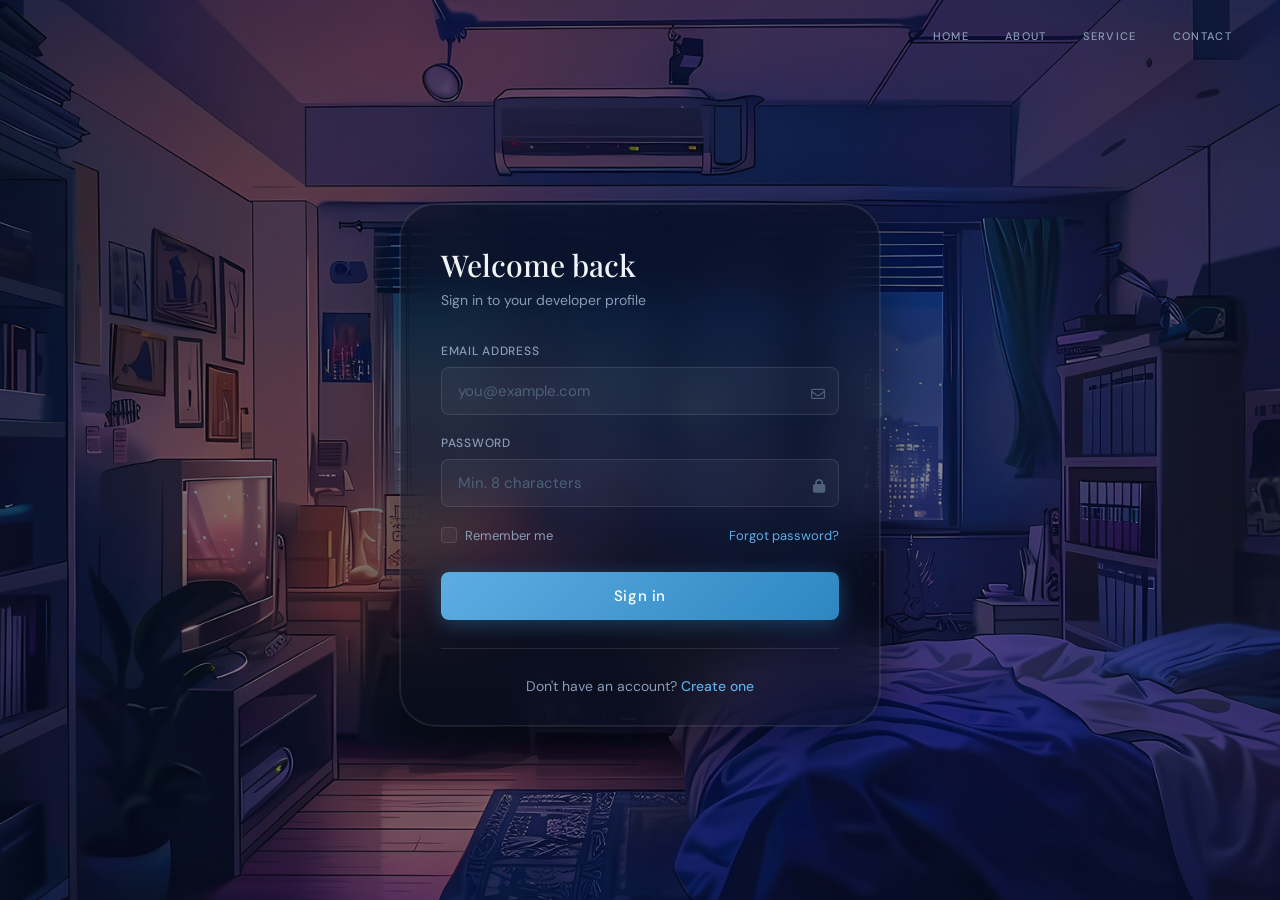
<file: index.html>
<!DOCTYPE html>
<html lang="en">

<head>
    <meta charset="UTF-8">
    <meta name="viewport" content="width=device-width, initial-scale=1.0">
    <title>Login — DevProfile</title>
    <link href="https://cdnjs.cloudflare.com/ajax/libs/font-awesome/6.5.0/css/all.min.css" rel="stylesheet">
    
    <link rel="stylesheet" href="assets/styles/variables.css">
    <link rel="stylesheet" href="assets/styles/layout.css">
    <link rel="stylesheet" href="assets/styles/components.css">
    <link rel="stylesheet" href="assets/styles/responsive.css">
</head>

<body class="login-page">

    <!-- Navigation -->
    <nav class="navbar">
        <ul class="nav-links">
            <li><a href="#">HOME</a></li>
            <li><a href="#">ABOUT</a></li>
            <li><a href="#">SERVICE</a></li>
            <li><a href="#">CONTACT</a></li>
        </ul>
    </nav>

    <!-- login card -->
    <div class="login-wrapper">
        <main class="login-card glass">

            <h1 class="card-title">Welcome back</h1>
            <p class="card-subtitle">Sign in to your developer profile</p>

            <form action="profile.html" method="GET" class="login-form">

                <div class="input-box">
                    <label for="email">Email address</label>
                    <input type="email" id="email" name="email" placeholder="you@example.com" required>
                    <i class="fa-regular fa-envelope field-icon"></i>
                </div>

                <div class="input-box">
                    <label for="password">Password</label>
                    <input type="password" id="password" name="password" placeholder="Min. 8 characters" required minlength="8">
                    <i class="fa-solid fa-lock field-icon"></i>
                </div>

                <div class="options">
                    <label>
                        <input type="checkbox" name="remember" id="remember">
                        Remember me
                    </label>
                    <a href="#">Forgot password?</a>
                </div>

                <button type="submit" class="btn-primary">Sign in</button>

            </form>

            <div class="divider"></div>

            <p class="card-footer">
                Don't have an account? <a href="#">Create one</a>
            </p>

        </main>
    </div>

</body>
</html>
</file>
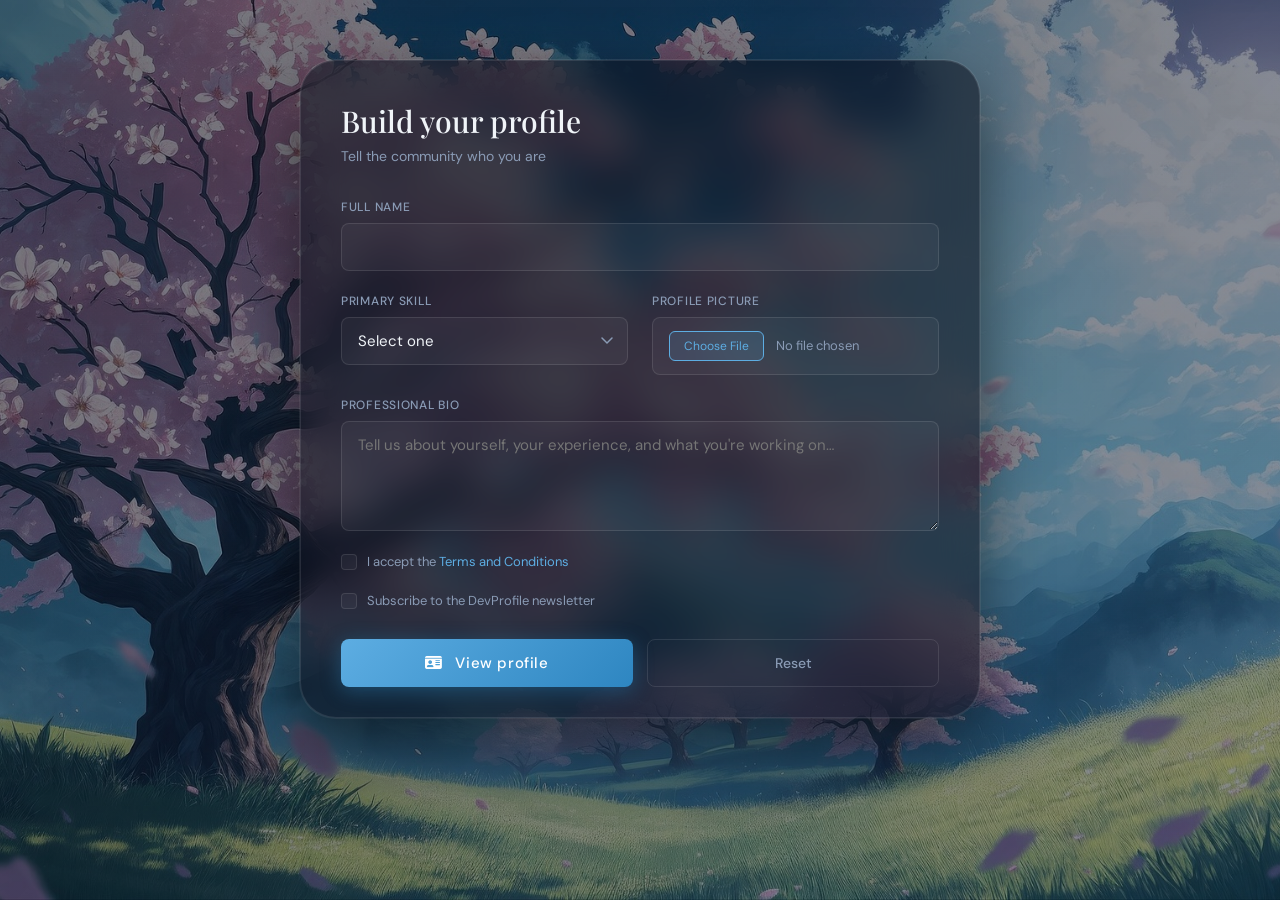
<file: profile.html>
<!DOCTYPE html>
<html lang="en">

<head>
    <meta charset="UTF-8">
    <meta name="viewport" content="width=device-width, initial-scale=1.0">
    <title>Profile Setup — DevProfile</title>
    <link href="https://cdnjs.cloudflare.com/ajax/libs/font-awesome/6.5.0/css/all.min.css" rel="stylesheet">
    
    <link rel="stylesheet" href="assets/styles/variables.css">
    <link rel="stylesheet" href="assets/styles/layout.css">
    <link rel="stylesheet" href="assets/styles/components.css">
    <link rel="stylesheet" href="assets/styles/responsive.css">
</head>

<body class="profile-page">

    <!-- Profile form wrapper -->
    <div class="profile-wrapper">
        <main class="profile-card glass">

            <h1 class="card-title">Build your profile</h1>
            <p class="card-subtitle">Tell the community who you are</p>

            <form id="profile-form">

                <div class="form-grid">

                    <!-- Full Name  -->
                    <div class="form-group full">
                        <label for="fName">Full name</label>
                        <input type="text" id="fName" name="fName"  required>
                    </div>

                    <!-- Skill  -->
                    <div class="form-group">
                        <label for="skill">Primary skill</label>
                        <select id="skill" name="skill" required>
                            <option value="">Select one</option>
                            <option value="Frontend">Frontend</option>
                            <option value="Backend">Backend</option>
                            <option value="DevOps">DevOps</option>
                            <option value="Data Science">Data Science</option>
                        </select>
                    </div>

                    <!-- Profile picture -->
                    <div class="form-group">
                        <label for="pic">Profile picture</label>
                        <input type="file" id="pic" name="pic" accept="image/*">
                    </div>

                    <!-- Bio  -->
                    <div class="form-group full">
                        <label for="bio">Professional bio</label>
                        <textarea id="bio" name="bio" rows="4"
                            placeholder="Tell us about yourself, your experience, and what you're working on…"></textarea>
                    </div>

                    <!-- Checkboxes -->
                    <div class="form-group checkbox-group full">
                        <input type="checkbox" id="terms" name="terms" required>
                        <label for="terms">I accept the <a href="#">Terms and Conditions</a></label>
                    </div>

                    <div class="form-group checkbox-group full">
                        <input type="checkbox" id="newsletter" name="newsletter">
                        <label for="newsletter">Subscribe to the DevProfile newsletter</label>
                    </div>

                </div>

                <!-- Actions -->
                <div class="btn-row">
                    <a href="#modal-overlay" class="btn-primary">
                    <i class="fa-solid fa-id-card" style="margin-right:8px;"></i>
                    View profile
                    </a>
                    <button type="reset" class="btn-ghost">Reset</button>
                </div>

            </form>

        </main>
    </div>




    <!-- ────────────────────── Modal Overlay ───────────────────── -->
    <div class="modal-overlay" id="modal-overlay">

        <div class="modal-card">
            <div class="modal-inner">

                <div class="modal-header">
                    <h2 class="modal-title" id="modal-heading">Your profile</h2>
                    <a href="#" class="modal-close">
                    <i class="fa-solid fa-xmark"></i>
                    </a>
                </div>

                <!-- Avatar -->
                <div class="profile-avatar" id="modal-avatar">
                    <i class="fa-solid fa-user"></i>
                </div>

                <!-- Name + badge -->
                <p class="profile-name" id="modal-name">Haneen Alhajali</p>
                <div style="text-align:center;">
                    <span class="profile-skill-badge" id="modal-skill">Frontend</span>
                </div>

                <div class="divider"></div>

                <!-- Bio -->
                <div class="profile-section">
                    <p class="profile-bio-label">Bio</p>
                    <p class="profile-bio-text" id="modal-bio">No bio provided.</p>
                </div>

            </div>
        </div>

    </div>

</body>

</html>
</file>
<file: assets/styles/variables.css>
@import url('https://fonts.googleapis.com/css2?family=DM+Sans:wght@300;400;500;600&family=Playfair+Display:wght@500&display=swap');

:root {
  --primary:        #5dade2;
  --primary-dark:   #2e86c1;
  --primary-glow:   rgba(93, 173, 226, 0.25);

  --glass-bg:       rgba(10, 14, 26, 0.55);
  --glass-border:   rgba(255, 255, 255, 0.10);
  --glass-hover:    rgba(255, 255, 255, 0.06);

  --text:           #f0f4f8;
  --text-muted:     #8a9bb5;
  --text-dim:       #4e607a;

  --error:          #e74c6b;
  --success:        #2ecc9b;

  --radius-sm:      8px;
  --radius-md:      14px;
  --radius-lg:      24px;
  --radius-xl:      36px;

  --shadow-card:    0 24px 64px rgba(0, 0, 0, 0.5), 0 0 0 1px var(--glass-border);
  --shadow-input:   0 0 0 3px var(--primary-glow);
  --shadow-btn:     0 4px 20px rgba(46, 134, 193, 0.4);

  --transition:     0.22s cubic-bezier(0.4, 0, 0.2, 1);
  --font-display:   'Playfair Display', serif;
  --font-body:      'DM Sans', sans-serif;
}
</file>
<file: assets/styles/layout.css>
* {
  margin: 0;
  padding: 0;
  box-sizing: border-box;
}

body {
  font-family: var(--font-body);
  color: var(--text);
  min-height: 100vh;
}

/* ────────────────── Login Page ───────────────────────────── */
.login-page {
  background: url("../images/bg.jpg") no-repeat center center / cover;
  display: flex;
  flex-direction: column;
  align-items: center;
  justify-content: flex-start;
  position: relative;
}


/* ──────────────────── Navbar ─────────────────────────────── */
.navbar {
  position: relative;
  z-index: 10;
  width: 100%;
  padding: 24px 48px;
  display: flex;
  justify-content: flex-end;
}

.nav-links {
  list-style: none;
  display: flex;
  gap: 36px;
}

/* ─────────────────── Login Card ───────────────── */
.login-wrapper {
  position: relative;
  z-index: 10;
  flex: 1;
  display: flex;
  align-items: center;
  justify-content: center;
  padding: 20px 20px 60px;
  width: 100%;
}

.login-card {
  width: 100%;
  max-width: 480px;
}

/* ────────────────────── Profile Page ─────────────────────── */
.profile-page {
  background: url("../images/pbg.jpg") no-repeat center center / cover;
  position: relative;
}

.profile-wrapper {
  position: relative;
  z-index: 10;
  display: flex;
  align-items: flex-start;
  justify-content: center;
  min-height: 100vh;
  padding: 60px 20px;
}

.profile-card {
  width: 100%;
  max-width: 680px;
}

/* ───────────── Profile form grid ────────────── */
.form-grid {
  display: grid;
  grid-template-columns: 1fr 1fr;
  gap: 0 24px;
}

.form-grid .form-group.full {
  grid-column: 1 / -1;
}

/* ────────────────── Modal overlay ────────────────────────── */
.modal-overlay {
  position: fixed;
  inset: 0;
  background: rgba(0, 0, 0, 0.72);
  backdrop-filter: blur(4px);
  display: flex;
  justify-content: center;
  align-items: center;
  z-index: 1000;
  padding: 20px;
  opacity: 0;
  pointer-events: none;
  transition: opacity var(--transition);
}

.modal-card {
  background: #0f1624;
  border: 1px solid var(--glass-border);
  border-radius: var(--radius-lg);
  box-shadow: 0 32px 80px rgba(0,0,0,0.7);
  width: 100%;
  max-width: 480px;
  max-height: 90vh;
}


.modal-overlay:target {
  opacity: 1;
  pointer-events: all;
}

/* ────────────────── login & profile overlay ────────────────────────── */

.login-page::before , .profile-page::before  {
  content: '';
  position: fixed;
  inset: 0;
  background: linear-gradient(135deg, rgba(5,10,22,0.55) 0%, rgba(10,20,50,0.45) 100%);
  pointer-events: none;
  z-index: 0;
}
</file>
<file: assets/styles/components.css>
/* ────────────────── Nav Links ────────────────────────────── */
.nav-links li a {
  text-decoration: none;
  color: var(--text-muted);
  font-size: 11px;
  font-weight: 500;
  letter-spacing: 0.12em;
  text-transform: uppercase;
  transition: color var(--transition);
}

.nav-links li a:hover {
  color: var(--text);
}

/* ─────────────── Glass card base ─────────────────────────── */
.glass {
  background: var(--glass-bg);
  border: 1px solid var(--glass-border);
  border-radius: var(--radius-xl);
  box-shadow: var(--shadow-card);
  backdrop-filter: blur(20px);
  padding: 40px;
  padding-bottom: 30px;
}

/* ────────────── Card heading ─────────────────────────────── */
.card-title {
  font-family: var(--font-display);
  font-size: 30px;
  font-weight: 500;
  color: var(--text);
  margin-bottom: 6px;
}

.card-subtitle {
  font-size: 14px;
  color: var(--text-muted);
  margin-bottom: 34px;
}

/* ───────────────── Divider ───────────────────────────────── */
.divider {
  height: 1px;
  background: var(--glass-border);
  margin: 28px 0;
}

/* ───────── Input box (login style with icon) ────────────── */
.input-box {
  position: relative;
  margin-bottom: 20px;
}

.input-box label,
.form-group label {
  display: block;
  font-size: 12px;
  font-weight: 500;
  letter-spacing: 0.06em;
  text-transform: uppercase;
  color: var(--text-muted);
  margin-bottom: 8px;
}

.input-box input {
  width: 100%;
  padding: 13px 42px 13px 16px;
  background: rgba(255,255,255,0.04);
  border: 1px solid var(--glass-border);
  border-radius: var(--radius-sm);
  color: var(--text);
  font-family: var(--font-body);
  font-size: 15px;
  outline: none;
  transition: border-color var(--transition), box-shadow var(--transition), background var(--transition);
  caret-color: var(--primary);
}

.input-box input:hover {
  background: rgba(255,255,255,0.06);
  border-color: rgba(255,255,255,0.2);
}

.input-box input:focus {
  background: rgba(255,255,255,0.07);
  border-color: var(--primary);
  box-shadow: var(--shadow-input);
}

.input-box input::placeholder {
  color: var(--text-dim);
}

.input-box .field-icon {
  position: absolute;
  right: 14px;
  bottom: 14px;
  color: var(--text-dim);
  font-size: 14px;
  transition: color var(--transition);
}

.input-box:focus-within .field-icon {
  color: var(--primary);
}

/* ─────────────── Remember / options row ──────────────────── */
.options {
  display: flex;
  justify-content: space-between;
  font-size: 13px;
  color: var(--text-muted);
  margin-bottom: 28px;
}

.options label {
  display: flex;
  align-items: center;
  gap: 8px;
  cursor: pointer;
}

.options a {
  color: var(--primary);
  text-decoration: none;
  font-size: 13px;
  transition: opacity var(--transition);
}

.options a:hover {
  opacity: 0.75;
}

/* ────────────── Checkbox ──────────────────────────── */
input[type="checkbox"] {
  appearance: none;
  width: 16px;
  height: 16px;
  border: 1.5px solid var(--glass-border);
  border-radius: 4px;
  background: rgba(255,255,255,0.04);
  cursor: pointer;
  position: relative;
  flex-shrink: 0;
  transition: border-color var(--transition), background var(--transition);
}

input[type="checkbox"]:hover {
  border-color: var(--primary);
}

input[type="checkbox"]:checked {
  background: var(--primary);
  border-color: var(--primary);
}

input[type="checkbox"]:checked::after {
  content: '';
  position: absolute;
  left: 3px;
  top: 1px;
  width: 8px;
  height: 5px;
  border-left: 2px solid #fff;
  border-bottom: 2px solid #fff;
  transform: rotate(-45deg);
}

/* ─────────────── Primary button ──────────────────────────── */
.btn-primary {
  display: block;
  width: 100%;
  padding: 14px;
  background: linear-gradient(135deg, var(--primary) 0%, var(--primary-dark) 100%);
  color: #fff;
  font-family: var(--font-body);
  font-size: 15px;
  font-weight: 500;
  letter-spacing: 0.04em;
  border: none;
  border-radius: var(--radius-sm);
  cursor: pointer;
  box-shadow: var(--shadow-btn);
  transition: opacity var(--transition), transform var(--transition), box-shadow var(--transition);
}

a.btn-primary {
    text-decoration: none;
  text-align: center;
}
.btn-primary:hover {
  opacity: 0.9;
  transform: translateY(-1px);
  box-shadow: 0 8px 28px rgba(46, 134, 193, 0.55);
}

.btn-primary:active {
  transform: translateY(0);
  opacity: 1;
}

/* ────────────── Secondary / ghost button ─────────────────── */
.btn-ghost {
  display: block;
  width: 100%;
  padding: 13px;
  background: transparent;
  color: var(--text-muted);
  font-family: var(--font-body);
  font-size: 14px;
  font-weight: 500;
  border: 1px solid var(--glass-border);
  border-radius: var(--radius-sm);
  cursor: pointer;
  transition: background var(--transition), color var(--transition), border-color var(--transition);
}

.btn-ghost:hover {
  background: var(--glass-hover);
  color: var(--text);
  border-color: rgba(255,255,255,0.18);
}

/* ─────────────── Footer link row ─────────────────────────── */
.card-footer {
  text-align: center;
  font-size: 14px;
  color: var(--text-muted);
  margin-top: 24px;
}

.card-footer a {
  color: var(--primary);
  text-decoration: none;
  font-weight: 500;
  transition: opacity var(--transition);
}

.card-footer a:hover {
  opacity: 0.75;
}

/* ──────────────── Form group (profile form) ──────────────── */
.form-group {
  margin-bottom: 22px;
  display: flex;
  flex-direction: column;
}

.form-group.checkbox-group {
  flex-direction: row;
  align-items: center;
  gap: 10px;
}

.form-group.checkbox-group label {
  font-size: 13px;
  color: var(--text-muted);
  text-transform: none;
  letter-spacing: 0;
  font-weight: 400;
  margin: 0;
}

.form-group.checkbox-group label a {
  color: var(--primary);
  text-decoration: none;
}

/* ──────────────── Shared text field styles ───────────────── */
.form-group input[type="text"],
.form-group input[type="file"],
.form-group textarea,
.form-group select {
  width: 100%;
  padding: 13px 16px;
  background: rgba(255,255,255,0.04);
  border: 1px solid var(--glass-border);
  border-radius: var(--radius-sm);
  color: var(--text);
  font-family: var(--font-body);
  font-size: 15px;
  outline: none;
  transition: border-color var(--transition), box-shadow var(--transition), background var(--transition);
  caret-color: var(--primary);
}

.form-group input[type="text"]:hover,
.form-group textarea:hover,
.form-group select:hover {
  background: rgba(255,255,255,0.06);
  border-color: rgba(255,255,255,0.2);
}

.form-group input[type="text"]:focus,
.form-group textarea:focus,
.form-group select:focus {
  background: rgba(255,255,255,0.07);
  border-color: var(--primary);
  box-shadow: var(--shadow-input);
}

.form-group input[type="file"] {
  cursor: pointer;
  color: var(--text-muted);
  font-size: 13px;
}

.form-group input[type="file"]::-webkit-file-upload-button {
  background: rgba(93, 173, 226, 0.15);
  border: 1px solid var(--primary);
  color: var(--primary);
  padding: 6px 14px;
  border-radius: 6px;
  font-family: var(--font-body);
  font-size: 12px;
  cursor: pointer;
  margin-right: 12px;
  transition: background var(--transition);
}

.form-group input[type="file"]::-webkit-file-upload-button:hover {
  background: rgba(93, 173, 226, 0.28);
}

.form-group textarea {
  resize: vertical;
  min-height: 110px;
}

.form-group select {
  appearance: none;
  -webkit-appearance: none;
  background-image: url("data:image/svg+xml,%3Csvg xmlns='http://www.w3.org/2000/svg' width='12' height='8' fill='none'%3E%3Cpath d='M1 1l5 5 5-5' stroke='%238a9bb5' stroke-width='1.5' stroke-linecap='round'/%3E%3C/svg%3E");
  background-repeat: no-repeat;
  background-position: right 14px center;
  padding-right: 36px;
  cursor: pointer;
}

.form-group select option {
  background: #0f1624;
  color: var(--text);
}

/* ───────────────── Button row at form bottom ─────────────── */
.btn-row {
  display: grid;
  grid-template-columns: 1fr 1fr;
  gap: 14px;
  margin-top: 8px;
}

/* ────────────── Modal card inner ─────────────────────────── */
.modal-inner {
  padding: 40px 36px;
}

.modal-header {
  display: flex;
  justify-content: space-between;
  align-items: flex-start;
  margin-bottom: 28px;
}

.modal-title {
  font-family: var(--font-display);
  font-size: 24px;
  font-weight: 500;
  color: var(--text);
}

.modal-close {
  background: none;
  border: none;
  color: var(--text-muted);
  font-size: 20px;
  cursor: pointer;
  line-height: 1;
  padding: 4px;
  transition: color var(--transition);
}

.modal-close:hover {
  color: var(--text);
}

/* ───────────── Profile display inside modal ──────────────── */
.profile-avatar {
  width: 72px;
  height: 72px;
  border-radius: 50%;
  border: 2px solid var(--glass-border);
  margin: 0 auto 20px;
  background: rgba(93,173,226,0.15);
  display: flex;
  align-items: center;
  justify-content: center;
  color: var(--primary);
  font-size: 28px;
}

.profile-avatar img {
  width: 100%;
  height: 100%;
  object-fit: cover;
}

.profile-name {
  text-align: center;
  font-size: 20px;
  font-weight: 500;
  color: var(--text);
  margin-bottom: 4px;
}

.profile-skill-badge {
  display: inline-block;
  background: rgba(93,173,226,0.15);
  color: var(--primary);
  border: 1px solid rgba(93,173,226,0.3);
  border-radius: 20px;
  padding: 4px 14px;
  font-size: 12px;
  font-weight: 500;
  letter-spacing: 0.05em;
  text-align: center;
  margin: 0 auto 24px;
}

.profile-section {
  display: block;
}

.profile-bio-label {
  font-size: 11px;
  font-weight: 500;
  letter-spacing: 0.08em;
  text-transform: uppercase;
  color: var(--text-dim);
  margin-bottom: 8px;
}

.profile-bio-text {
  font-size: 14px;
  color: var(--text-muted);
  line-height: 1.65;
  white-space: pre-wrap;
}
</file>
<file: assets/styles/responsive.css>
/* ─────────────────────── Tablet ───────────────────────────── */
@media (max-width: 768px) {

  .navbar {
    padding: 20px 24px;
  }

  .nav-links {
    gap: 20px;
  }

  .glass {
    padding: 32px 24px;
  }

  .login-card {
    max-width: 100%;
  }

  /* collapse two-col grid to one column */
  .form-grid {
    grid-template-columns: 1fr;
  }

  .profile-card {
    max-width: 100%;
  }

  .modal-inner {
    padding: 28px 24px;
  }

  .btn-row {
    grid-template-columns: 1fr;
  }
}

/* ───────────────────── Mobile ─────────────────────────────── */
@media (max-width: 480px) {

  .nav-links {
    gap: 14px;
  }

  .nav-links li a {
    font-size: 10px;
  }

  .card-title {
    font-size: 24px;
  }

  .profile-wrapper {
    padding: 40px 12px;
  }

  .modal-card {
    border-radius: var(--radius-md);
  }
}
</file>
